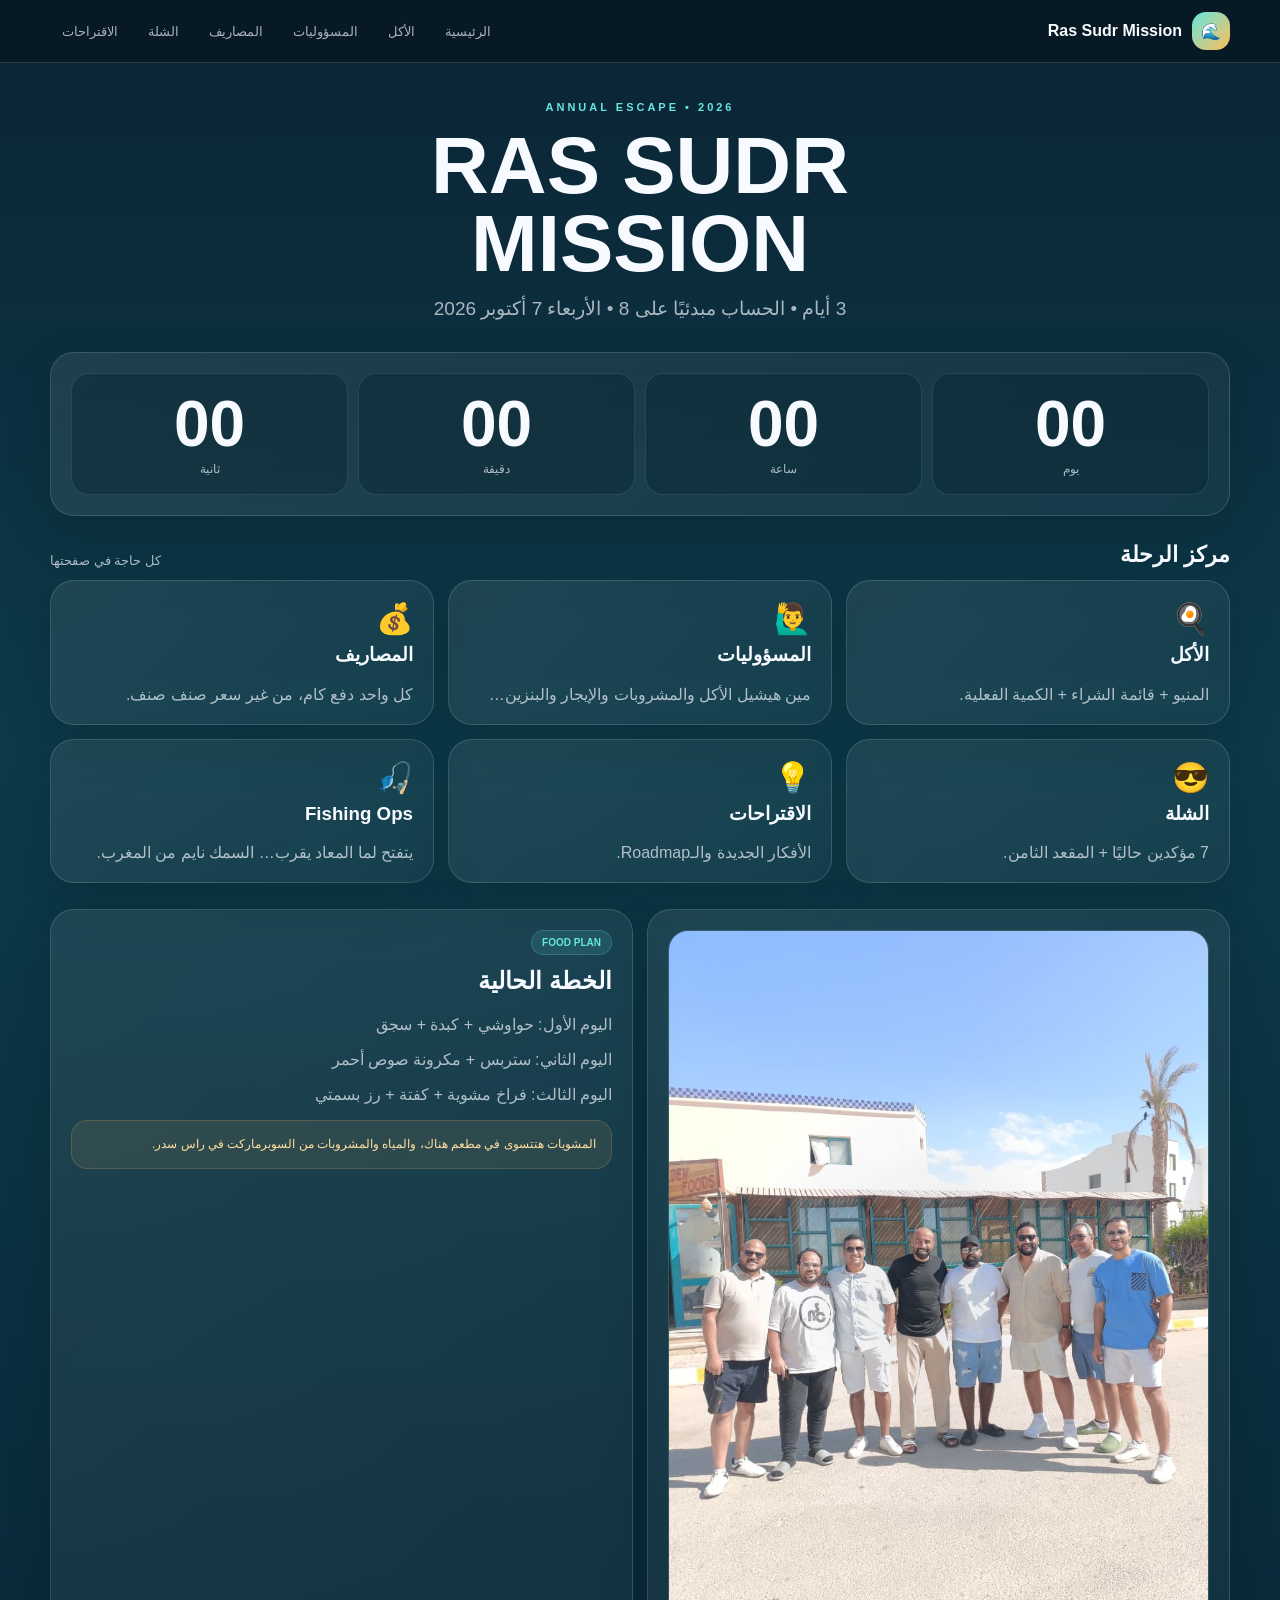
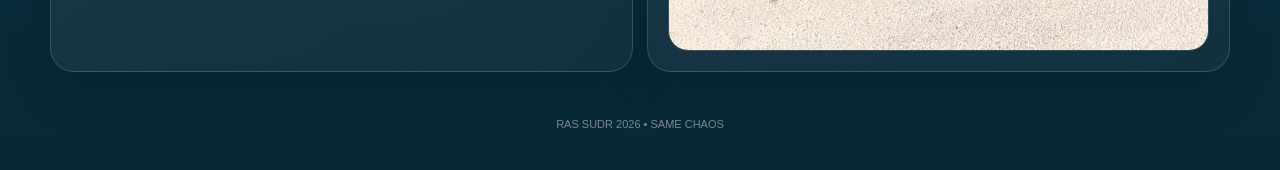
<file: index.html>
<!DOCTYPE html><html lang="ar" dir="rtl"><head><meta charset="UTF-8"><meta name="viewport" content="width=device-width,initial-scale=1.0"><link rel="stylesheet" href="assets/style.css"><title>Ras Sudr Mission 2026</title></head><body><header class="topbar"><div class="shell nav"><a class="brand" href="index.html"><span class="brand-mark">🌊</span><span>Ras Sudr Mission</span></a><nav class="links">
<a href="index.html" data-page="index.html">الرئيسية</a><a href="food.html" data-page="food.html">الأكل</a><a href="responsibilities.html" data-page="responsibilities.html">المسؤوليات</a><a href="expenses.html" data-page="expenses.html">المصاريف</a><a href="crew.html" data-page="crew.html">الشلة</a><a href="ideas.html" data-page="ideas.html">الاقتراحات</a>
</nav></div></header>
<main class="shell"><section class="hero"><div class="eyebrow">ANNUAL ESCAPE • 2026</div><h1>RAS SUDR<br>MISSION</h1><div class="subtitle">3 أيام • الحساب مبدئيًا على 8 • الأربعاء 7 أكتوبر 2026</div></section>
<section class="section"><div class="card"><div class="timer"><div class="unit"><div class="num" id="days">00</div><div class="label">يوم</div></div><div class="unit"><div class="num" id="hours">00</div><div class="label">ساعة</div></div><div class="unit"><div class="num" id="minutes">00</div><div class="label">دقيقة</div></div><div class="unit"><div class="num" id="seconds">00</div><div class="label">ثانية</div></div></div></div></section>
<section class="section quick"><div class="section-title"><h2>مركز الرحلة</h2><small>كل حاجة في صفحتها</small></div><div class="grid grid-3">
<a href="food.html"><div class="card"><div class="icon">🍳</div><h3>الأكل</h3><div class="muted">المنيو + قائمة الشراء + الكمية الفعلية.</div></div></a>
<a href="responsibilities.html"><div class="card"><div class="icon">🙋‍♂️</div><h3>المسؤوليات</h3><div class="muted">مين هيشيل الأكل والمشروبات والإيجار والبنزين…</div></div></a>
<a href="expenses.html"><div class="card"><div class="icon">💰</div><h3>المصاريف</h3><div class="muted">كل واحد دفع كام، من غير سعر صنف صنف.</div></div></a>
<a href="crew.html"><div class="card"><div class="icon">😎</div><h3>الشلة</h3><div class="muted">7 مؤكدين حاليًا + المقعد الثامن.</div></div></a>
<a href="ideas.html"><div class="card"><div class="icon">💡</div><h3>الاقتراحات</h3><div class="muted">الأفكار الجديدة والـRoadmap.</div></div></a>
<div class="card"><div class="icon">🎣</div><h3>Fishing Ops</h3><div class="muted">يتفتح لما المعاد يقرب… السمك نايم من المغرب.</div></div>
</div></section>
<section class="section"><div class="grid grid-2"><div class="card"><img src="assets/last-trip.jpg" class="photo" alt="آخر سفرية"></div><div class="card"><span class="pill">FOOD PLAN</span><h2 style="margin-top:12px">الخطة الحالية</h2><p class="muted">اليوم الأول: حواوشي + كبدة + سجق</p><p class="muted">اليوم الثاني: ستربس + مكرونة صوص أحمر</p><p class="muted">اليوم الثالث: فراخ مشوية + كفتة + رز بسمتي</p><div class="notice">المشويات هتتسوى في مطعم هناك، والمياه والمشروبات من السوبرماركت في راس سدر.</div></div></div></section>
</main><div class="footer">RAS SUDR 2026 • SAME CHAOS</div><script src="assets/data.js"></script><script src="assets/app.js"></script></body></html>
</file>
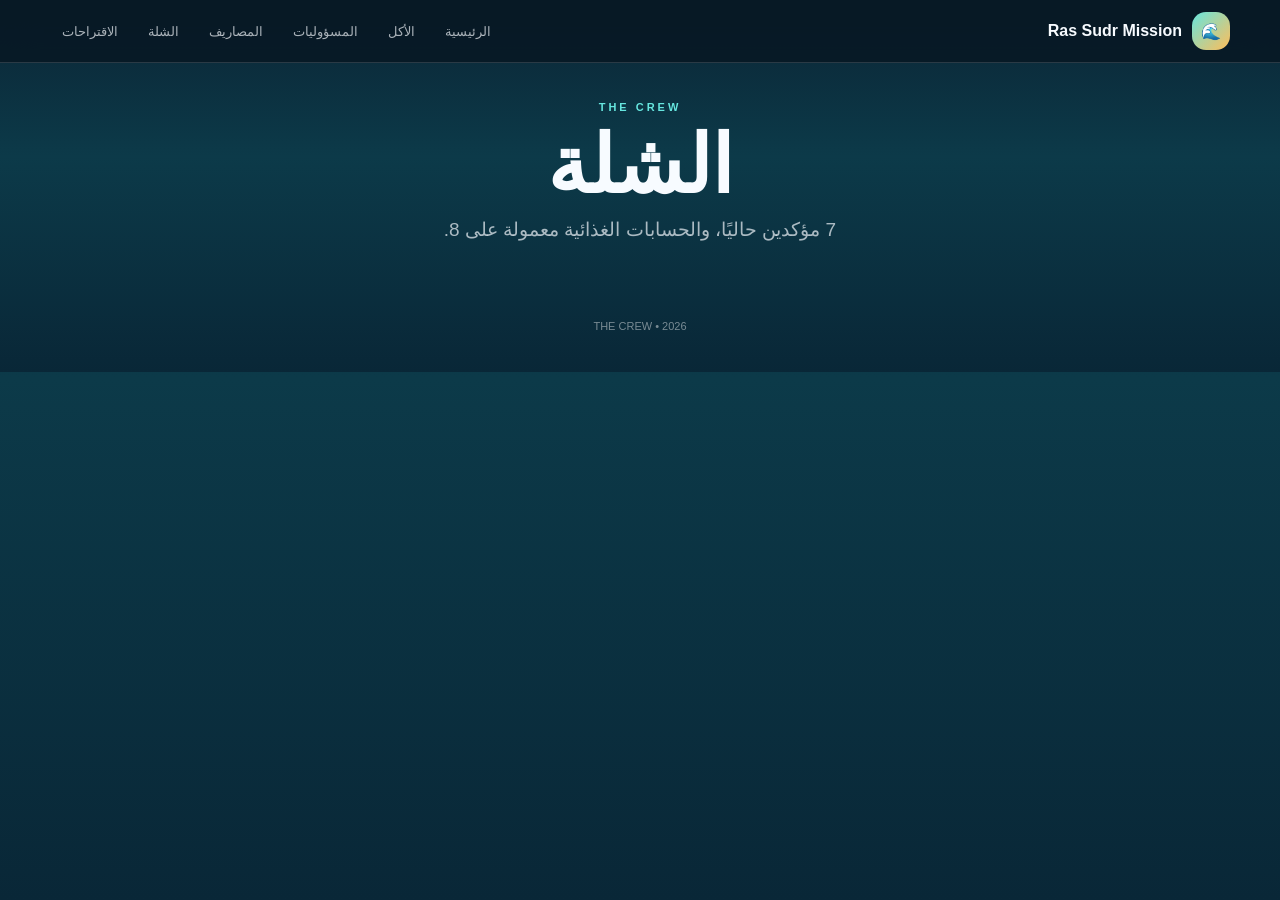
<file: crew.html>
<!DOCTYPE html><html lang="ar" dir="rtl"><head><meta charset="UTF-8"><meta name="viewport" content="width=device-width,initial-scale=1.0"><link rel="stylesheet" href="assets/style.css"><title>الشلة — Ras Sudr</title></head><body><header class="topbar"><div class="shell nav"><a class="brand" href="index.html"><span class="brand-mark">🌊</span><span>Ras Sudr Mission</span></a><nav class="links">
<a href="index.html" data-page="index.html">الرئيسية</a><a href="food.html" data-page="food.html">الأكل</a><a href="responsibilities.html" data-page="responsibilities.html">المسؤوليات</a><a href="expenses.html" data-page="expenses.html">المصاريف</a><a href="crew.html" data-page="crew.html">الشلة</a><a href="ideas.html" data-page="ideas.html">الاقتراحات</a>
</nav></div></header>
<main class="shell"><section class="hero"><div class="eyebrow">THE CREW</div><h1>الشلة</h1><div class="subtitle">7 مؤكدين حاليًا، والحسابات الغذائية معمولة على 8.</div></section><section class="section"><div id="crewGrid" class="grid grid-3"></div></section></main><div class="footer">THE CREW • 2026</div><script src="assets/data.js"></script><script src="assets/app.js"></script></body></html>
</file>
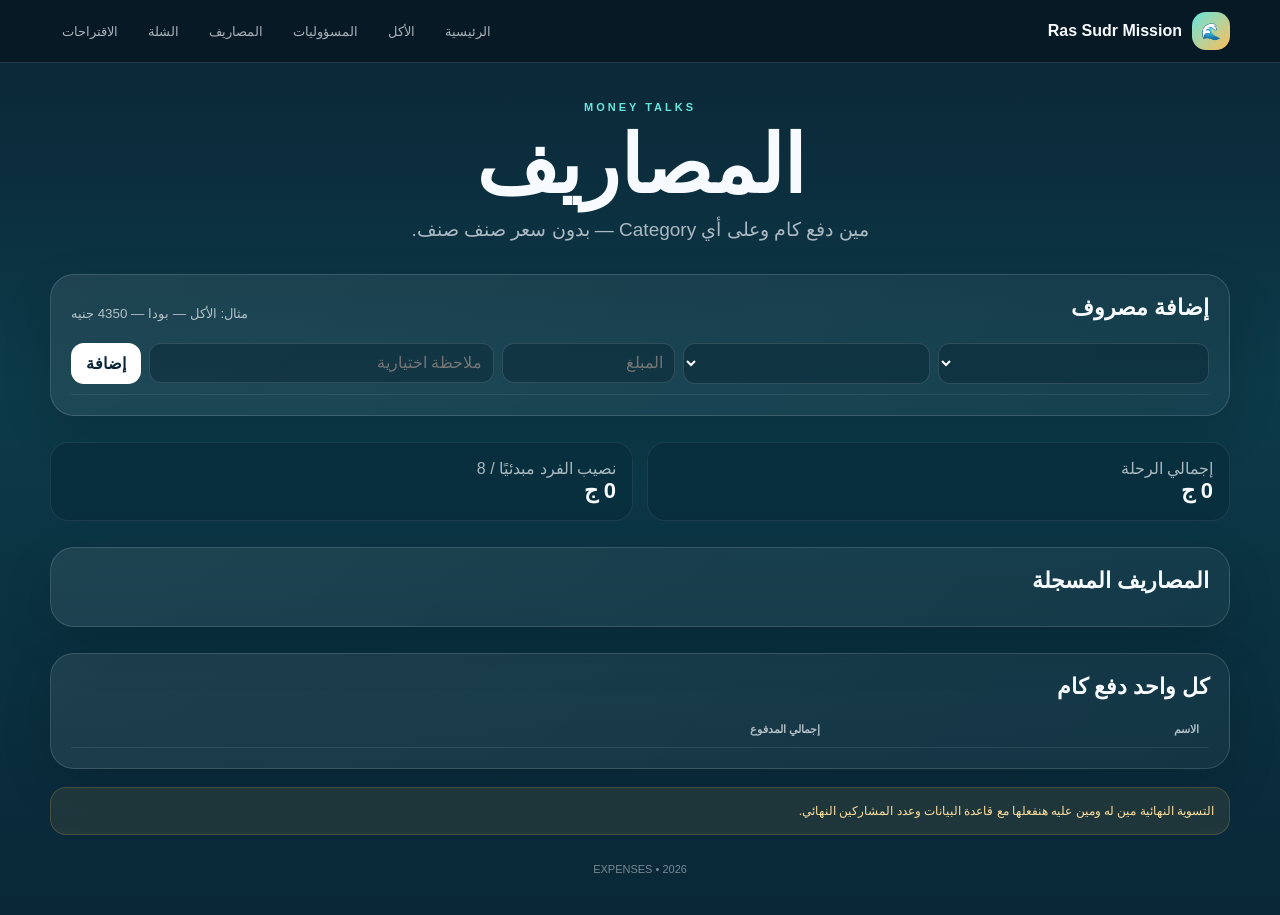
<file: expenses.html>
<!DOCTYPE html><html lang="ar" dir="rtl"><head><meta charset="UTF-8"><meta name="viewport" content="width=device-width,initial-scale=1.0"><link rel="stylesheet" href="assets/style.css"><title>المصاريف — Ras Sudr</title></head><body><header class="topbar"><div class="shell nav"><a class="brand" href="index.html"><span class="brand-mark">🌊</span><span>Ras Sudr Mission</span></a><nav class="links">
<a href="index.html" data-page="index.html">الرئيسية</a><a href="food.html" data-page="food.html">الأكل</a><a href="responsibilities.html" data-page="responsibilities.html">المسؤوليات</a><a href="expenses.html" data-page="expenses.html">المصاريف</a><a href="crew.html" data-page="crew.html">الشلة</a><a href="ideas.html" data-page="ideas.html">الاقتراحات</a>
</nav></div></header>
<main class="shell"><section class="hero"><div class="eyebrow">MONEY TALKS</div><h1>المصاريف</h1><div class="subtitle">مين دفع كام وعلى أي Category — بدون سعر صنف صنف.</div></section>
<section class="section"><div class="card"><div class="section-title"><h2>إضافة مصروف</h2><small>مثال: الأكل — بودا — 4350 جنيه</small></div><div class="expense-row"><select id="expenseCategory" class="select-input"></select><select id="expensePayer" class="select-input"></select><input id="expenseAmount" class="amount-input" type="number" min="0" placeholder="المبلغ"><input id="expenseNote" class="text-input wide" placeholder="ملاحظة اختيارية"><button id="addExpense" class="btn">إضافة</button></div></div></section>
<section class="section"><div class="grid grid-2"><div class="summary-box"><div class="muted">إجمالي الرحلة</div><strong id="totalExpense">0 ج</strong></div><div class="summary-box"><div class="muted">نصيب الفرد مبدئيًا / 8</div><strong id="shareExpense">0 ج</strong></div></div></section>
<section class="section"><div class="card"><div class="section-title"><h2>المصاريف المسجلة</h2></div><div id="expenseList"></div></div></section>
<section class="section"><div class="card"><div class="section-title"><h2>كل واحد دفع كام</h2></div><table><thead><tr><th>الاسم</th><th>إجمالي المدفوع</th></tr></thead><tbody id="payerTotals"></tbody></table></div></section>
<div class="notice">التسوية النهائية مين له ومين عليه هنفعلها مع قاعدة البيانات وعدد المشاركين النهائي.</div></main><div class="footer">EXPENSES • 2026</div><script src="assets/data.js"></script><script src="assets/app.js"></script></body></html>
</file>
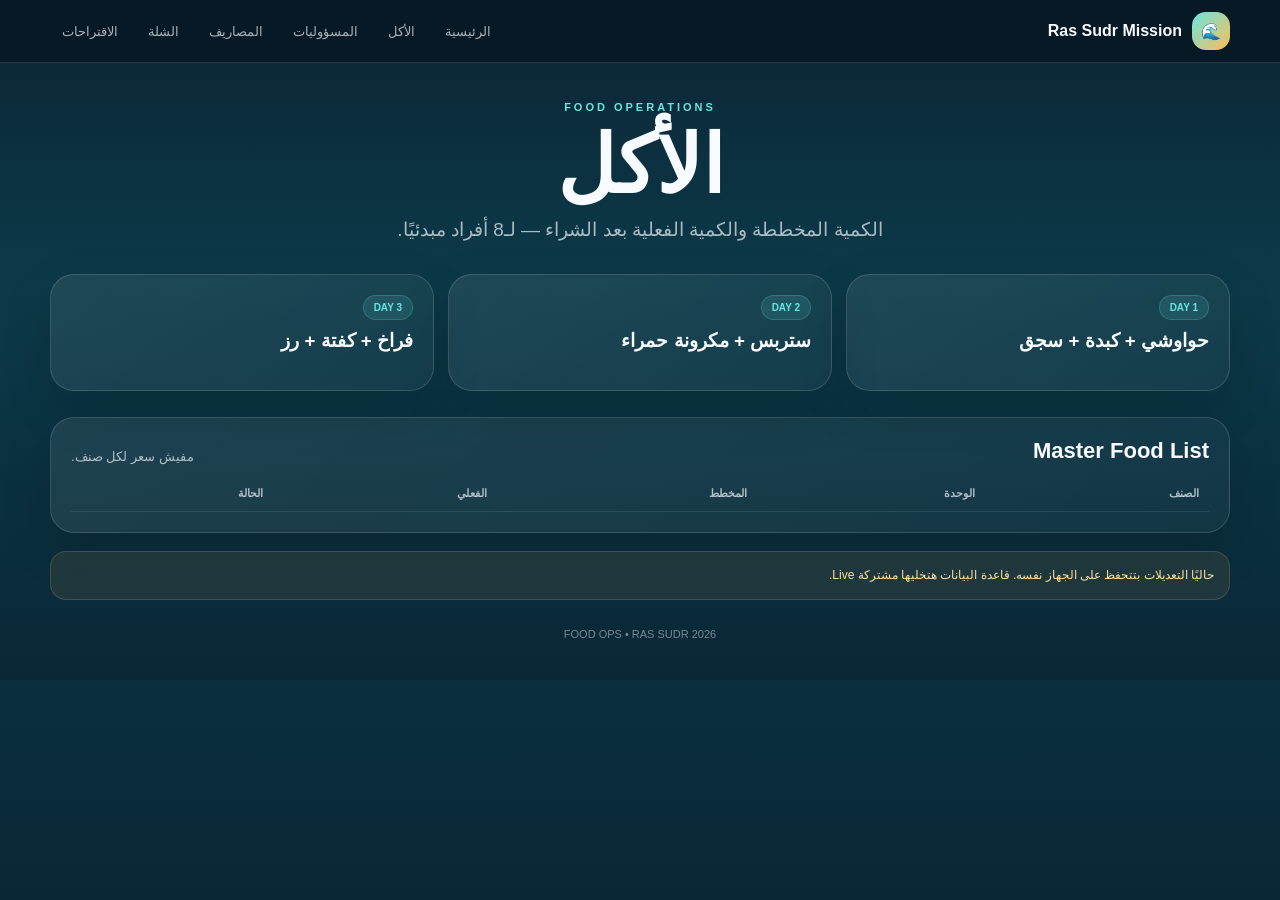
<file: food.html>
<!DOCTYPE html><html lang="ar" dir="rtl"><head><meta charset="UTF-8"><meta name="viewport" content="width=device-width,initial-scale=1.0"><link rel="stylesheet" href="assets/style.css"><title>الأكل — Ras Sudr</title></head><body><header class="topbar"><div class="shell nav"><a class="brand" href="index.html"><span class="brand-mark">🌊</span><span>Ras Sudr Mission</span></a><nav class="links">
<a href="index.html" data-page="index.html">الرئيسية</a><a href="food.html" data-page="food.html">الأكل</a><a href="responsibilities.html" data-page="responsibilities.html">المسؤوليات</a><a href="expenses.html" data-page="expenses.html">المصاريف</a><a href="crew.html" data-page="crew.html">الشلة</a><a href="ideas.html" data-page="ideas.html">الاقتراحات</a>
</nav></div></header>
<main class="shell"><section class="hero"><div class="eyebrow">FOOD OPERATIONS</div><h1>الأكل</h1><div class="subtitle">الكمية المخططة والكمية الفعلية بعد الشراء — لـ8 أفراد مبدئيًا.</div></section>
<section class="section"><div class="grid grid-3"><div class="card"><span class="pill">DAY 1</span><h3 style="margin-top:10px">حواوشي + كبدة + سجق</h3></div><div class="card"><span class="pill">DAY 2</span><h3 style="margin-top:10px">ستربس + مكرونة حمراء</h3></div><div class="card"><span class="pill">DAY 3</span><h3 style="margin-top:10px">فراخ + كفتة + رز</h3></div></div></section>
<section class="section"><div class="card"><div class="section-title"><h2>Master Food List</h2><small>مفيش سعر لكل صنف.</small></div><table><thead><tr><th>الصنف</th><th>الوحدة</th><th>المخطط</th><th>الفعلي</th><th>الحالة</th></tr></thead><tbody id="foodBody"></tbody></table></div></section>
<div class="notice">حاليًا التعديلات بتتحفظ على الجهاز نفسه. قاعدة البيانات هتخليها مشتركة Live.</div></main><div class="footer">FOOD OPS • RAS SUDR 2026</div><script src="assets/data.js"></script><script src="assets/app.js"></script></body></html>
</file>
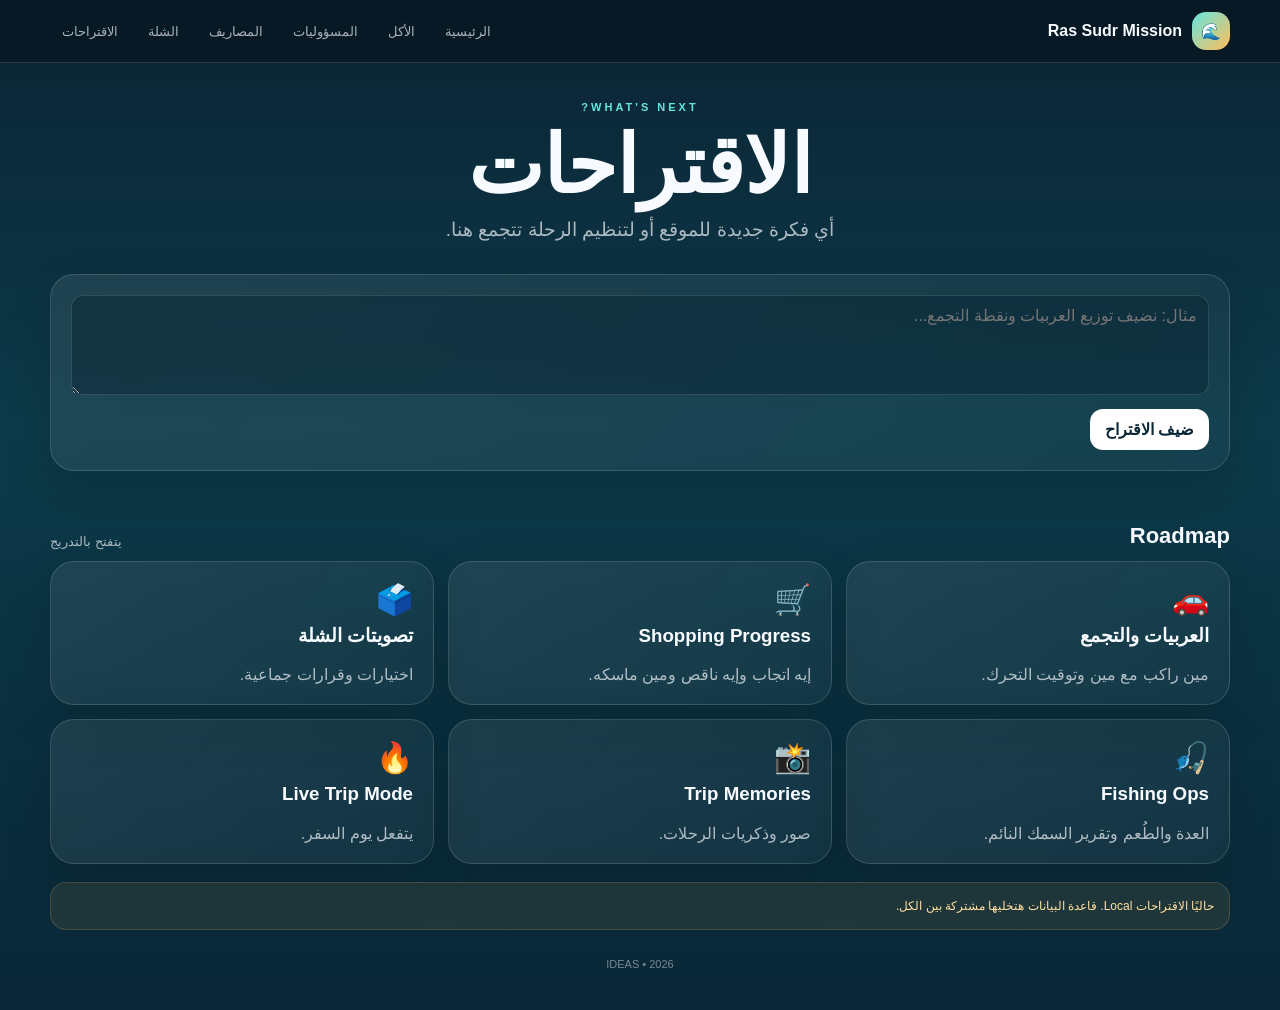
<file: ideas.html>
<!DOCTYPE html><html lang="ar" dir="rtl"><head><meta charset="UTF-8"><meta name="viewport" content="width=device-width,initial-scale=1.0"><link rel="stylesheet" href="assets/style.css"><title>الاقتراحات — Ras Sudr</title></head><body><header class="topbar"><div class="shell nav"><a class="brand" href="index.html"><span class="brand-mark">🌊</span><span>Ras Sudr Mission</span></a><nav class="links">
<a href="index.html" data-page="index.html">الرئيسية</a><a href="food.html" data-page="food.html">الأكل</a><a href="responsibilities.html" data-page="responsibilities.html">المسؤوليات</a><a href="expenses.html" data-page="expenses.html">المصاريف</a><a href="crew.html" data-page="crew.html">الشلة</a><a href="ideas.html" data-page="ideas.html">الاقتراحات</a>
</nav></div></header>
<main class="shell"><section class="hero"><div class="eyebrow">WHAT'S NEXT?</div><h1>الاقتراحات</h1><div class="subtitle">أي فكرة جديدة للموقع أو لتنظيم الرحلة تتجمع هنا.</div></section>
<section class="section"><div class="card"><textarea id="ideaInput" class="textarea" placeholder="مثال: نضيف توزيع العربيات ونقطة التجمع..."></textarea><div style="margin-top:10px"><button id="addIdea" class="btn">ضيف الاقتراح</button></div></div></section>
<section class="section"><div id="ideasList" class="grid"></div></section>
<section class="section"><div class="section-title"><h2>Roadmap</h2><small>يتفتح بالتدريج</small></div><div class="grid grid-3"><div class="card"><div class="icon">🚗</div><h3>العربيات والتجمع</h3><div class="muted">مين راكب مع مين وتوقيت التحرك.</div></div><div class="card"><div class="icon">🛒</div><h3>Shopping Progress</h3><div class="muted">إيه اتجاب وإيه ناقص ومين ماسكه.</div></div><div class="card"><div class="icon">🗳️</div><h3>تصويتات الشلة</h3><div class="muted">اختيارات وقرارات جماعية.</div></div><div class="card"><div class="icon">🎣</div><h3>Fishing Ops</h3><div class="muted">العدة والطُعم وتقرير السمك النائم.</div></div><div class="card"><div class="icon">📸</div><h3>Trip Memories</h3><div class="muted">صور وذكريات الرحلات.</div></div><div class="card"><div class="icon">🔥</div><h3>Live Trip Mode</h3><div class="muted">يتفعل يوم السفر.</div></div></div></section>
<div class="notice">حاليًا الاقتراحات Local. قاعدة البيانات هتخليها مشتركة بين الكل.</div></main><div class="footer">IDEAS • 2026</div><script src="assets/data.js"></script><script src="assets/app.js"></script></body></html>
</file>
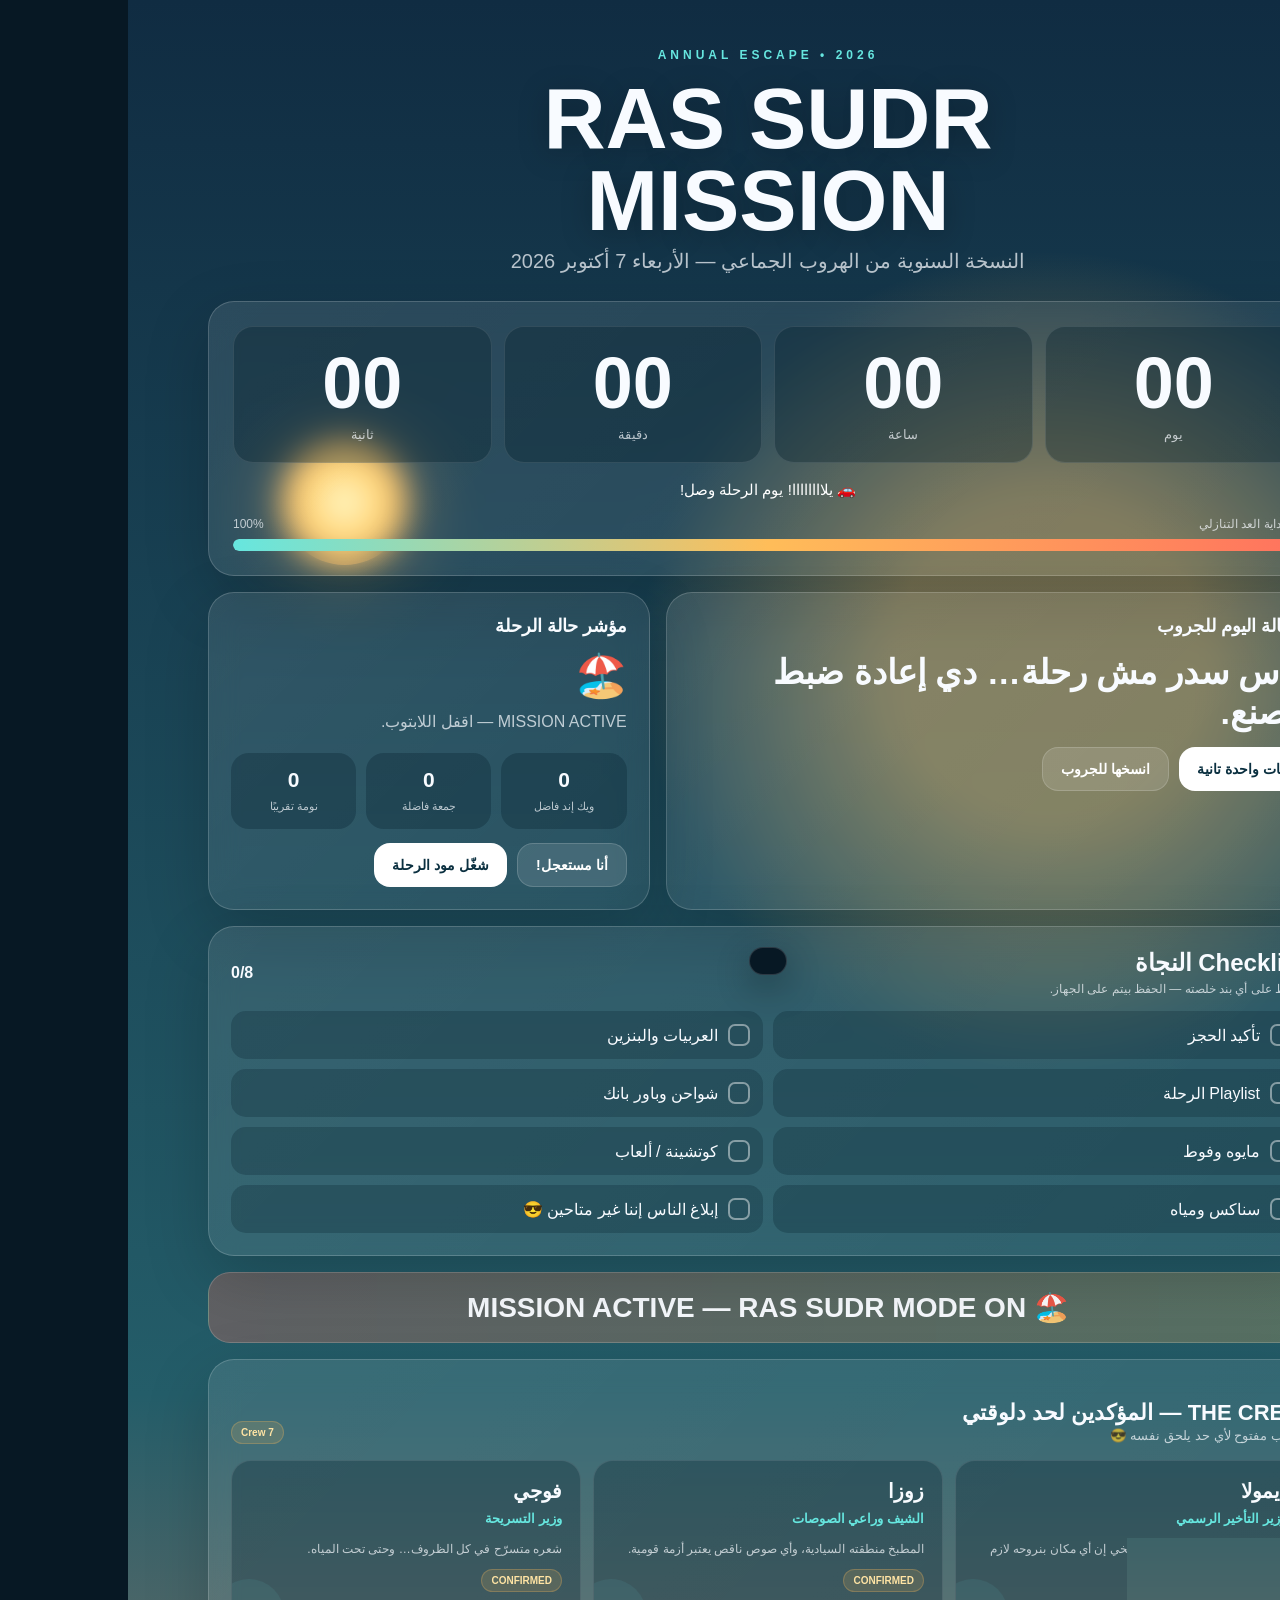
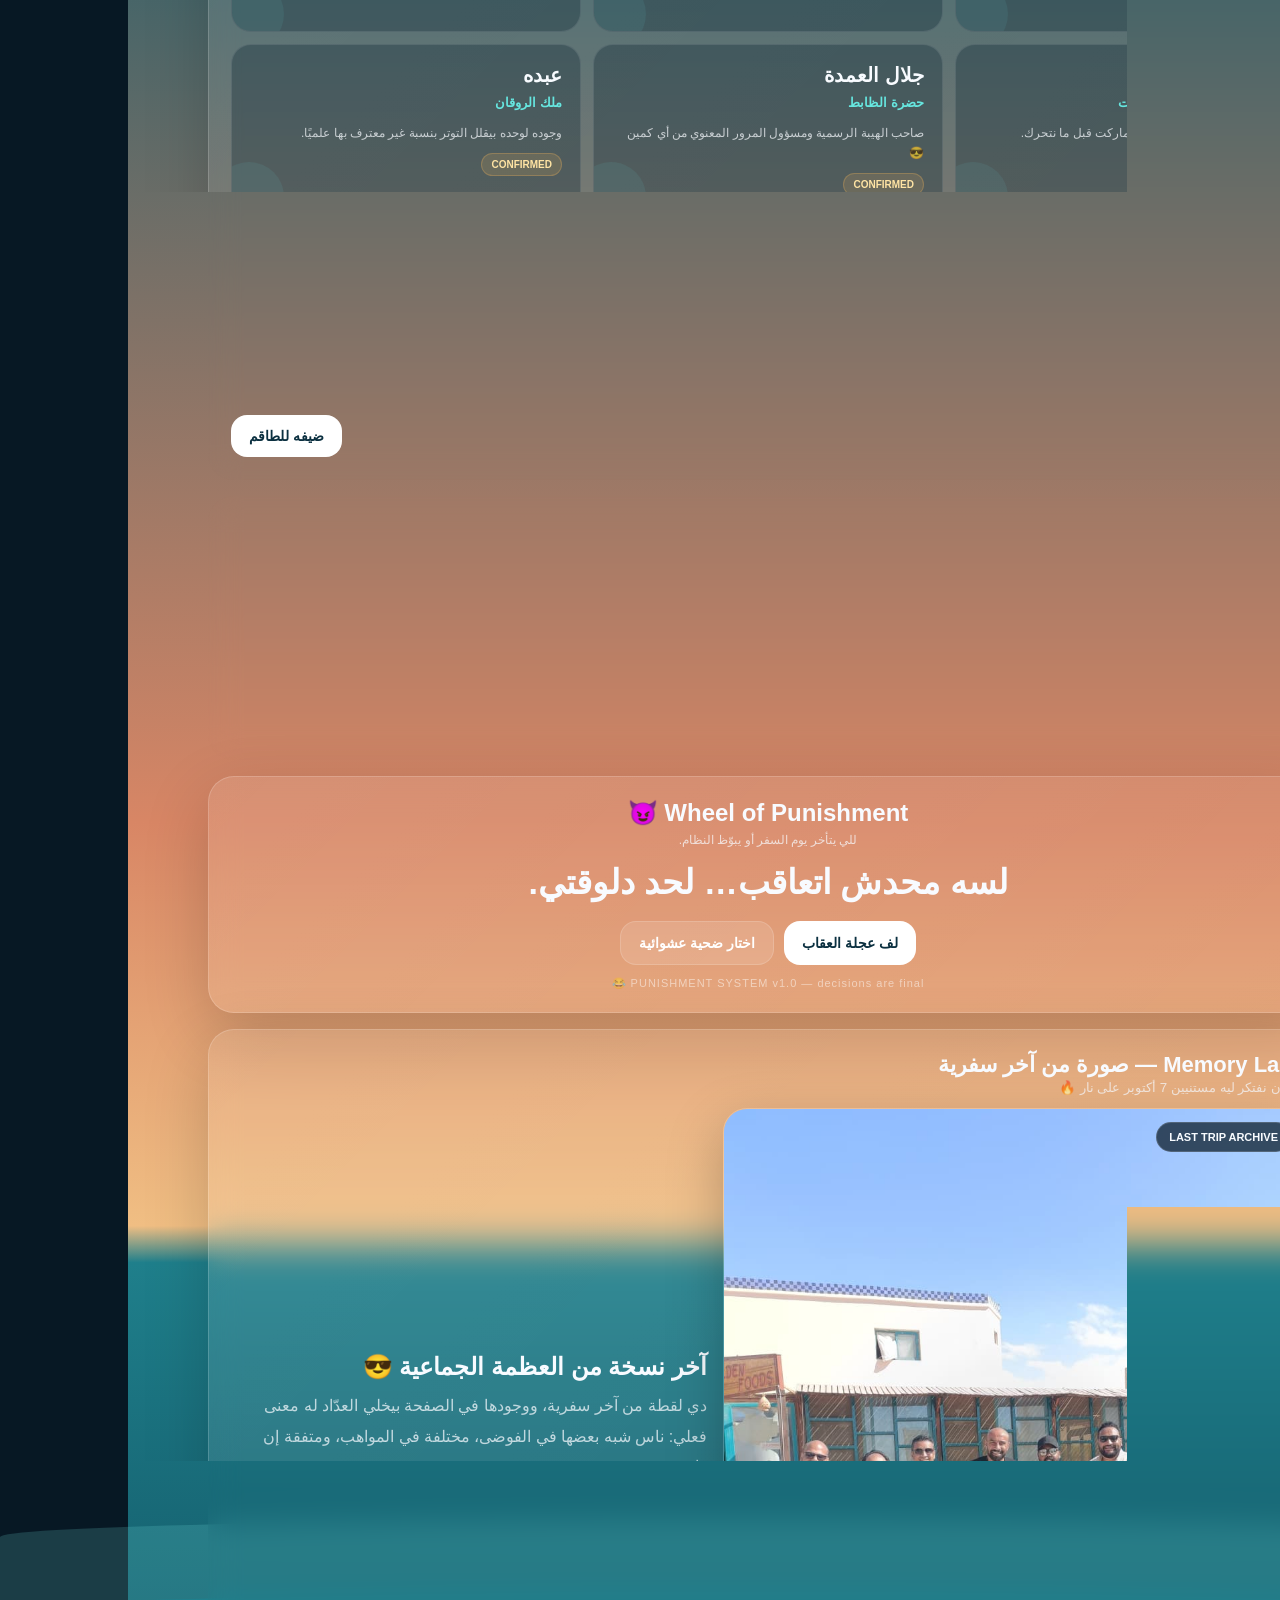
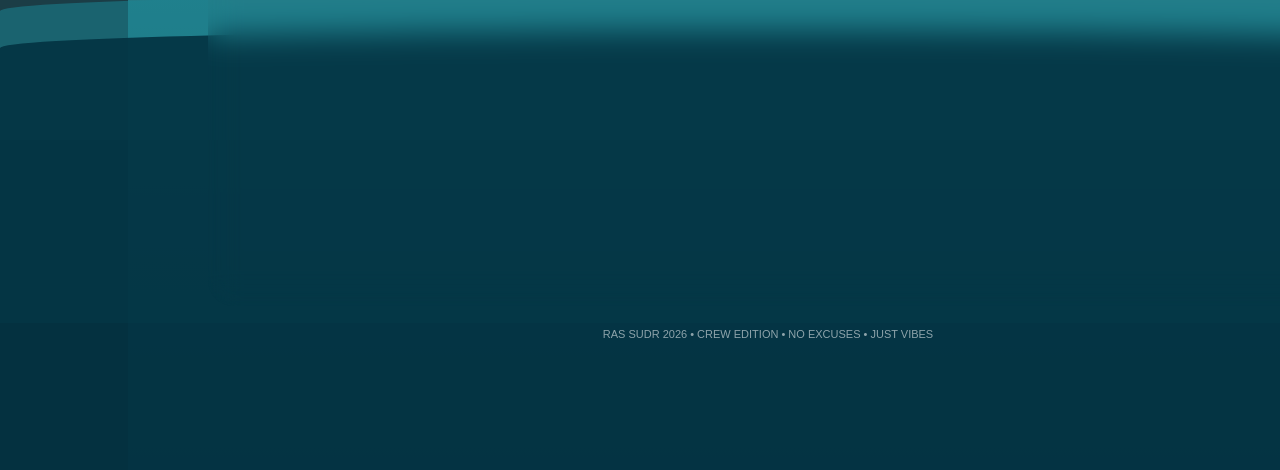
<file: Ras_Sudr_Mission_2026_Crew_Edition_With_Photo.html>
<!DOCTYPE html>
<html lang="ar" dir="rtl">
<head>
<meta charset="UTF-8" />
<meta name="viewport" content="width=device-width, initial-scale=1.0" />
<title>Ras Sudr Mission 2026 — Crew Edition</title>
<style>
  :root{
    --bg1:#071824;
    --bg2:#0f4152;
    --sand:#f4d7a1;
    --sun:#ffbd59;
    --coral:#ff725e;
    --aqua:#66e6df;
    --glass:rgba(255,255,255,.10);
    --glass2:rgba(255,255,255,.06);
    --border:rgba(255,255,255,.18);
    --text:#f8fbff;
    --muted:rgba(248,251,255,.72);
  }
  *{box-sizing:border-box}
  html,body{margin:0;min-height:100%;font-family:Tahoma,Arial,sans-serif;background:var(--bg1);color:var(--text)}
  body{overflow-x:hidden}
  .sky{
    min-height:100vh;
    position:relative;
    background:
      radial-gradient(circle at 72% 18%, rgba(255,189,89,.42) 0 5%, transparent 13%),
      linear-gradient(180deg,#102c42 0%,#245d69 38%,#d88665 66%,#f0be83 77%,#1f7f8b 78%,#08384a 100%);
  }
  .sun{
    position:absolute; width:125px; height:125px; border-radius:50%;
    left:12%; top:12%; background:radial-gradient(circle,#fff4bd 0 12%,#ffd36a 40%,#ff9d48 100%);
    box-shadow:0 0 70px rgba(255,179,77,.5);
    animation:pulse 4s ease-in-out infinite;
  }
  @keyframes pulse{50%{transform:scale(1.04);box-shadow:0 0 100px rgba(255,179,77,.65)}}
  .wave,.wave2,.wave3{
    position:absolute; left:-10%; width:120%; border-radius:48% 52% 0 0 / 18px 18px 0 0;
  }
  .wave{height:12%;bottom:0;background:rgba(4,51,67,.92);animation:wave 8s ease-in-out infinite}
  .wave2{height:9%;bottom:4%;background:rgba(26,135,150,.52);animation:wave2 10s ease-in-out infinite}
  .wave3{height:6%;bottom:9%;background:rgba(115,224,218,.18);animation:wave 12s ease-in-out infinite reverse}
  @keyframes wave{50%{transform:translateX(3%) translateY(8px) rotate(.4deg)}}
  @keyframes wave2{50%{transform:translateX(-3%) translateY(-6px) rotate(-.5deg)}}
  .wrap{position:relative;z-index:5;width:min(1120px,92%);margin:auto;padding:48px 0 130px}
  .eyebrow{letter-spacing:4px;font-weight:800;font-size:12px;color:var(--aqua);text-align:center}
  h1{font-size:clamp(38px,7vw,86px);line-height:.95;margin:16px auto 8px;text-align:center;text-shadow:0 6px 30px rgba(0,0,0,.25)}
  .subtitle{text-align:center;color:var(--muted);font-size:clamp(15px,2vw,20px);margin-bottom:28px}
  .glass{
    background:linear-gradient(135deg,var(--glass),var(--glass2));
    border:1px solid var(--border); backdrop-filter:blur(15px); -webkit-backdrop-filter:blur(15px);
    box-shadow:0 22px 65px rgba(0,0,0,.18); border-radius:26px;
  }
  .countdown{padding:24px}
  .timer{display:grid;grid-template-columns:repeat(4,1fr);gap:12px}
  .unit{padding:20px 8px;text-align:center;border-radius:20px;background:rgba(4,31,43,.34);border:1px solid rgba(255,255,255,.10)}
  .num{font-size:clamp(36px,7vw,72px);font-weight:900;line-height:1;font-variant-numeric:tabular-nums}
  .label{margin-top:8px;color:var(--muted);font-size:13px}
  .status{text-align:center;margin-top:18px;font-size:15px;color:#fff}
  .progressBox{margin-top:18px}
  .progressTop{display:flex;justify-content:space-between;gap:12px;color:var(--muted);font-size:12px;margin-bottom:8px}
  .bar{height:12px;border-radius:99px;background:rgba(255,255,255,.12);overflow:hidden}
  .fill{height:100%;width:0;border-radius:99px;background:linear-gradient(90deg,var(--aqua),var(--sun),var(--coral));transition:width .8s ease}
  .grid{display:grid;grid-template-columns:1.2fr .8fr;gap:16px;margin-top:16px}
  .card{padding:22px}
  .card h2{font-size:18px;margin:0 0 14px}
  .quote{font-size:clamp(22px,3vw,34px);font-weight:800;min-height:82px;display:flex;align-items:center}
  button{
    border:0;cursor:pointer;border-radius:16px;padding:13px 18px;font-weight:800;font-size:14px;
    background:#fff;color:#0b3040;transition:.2s transform,.2s opacity;
  }
  button:hover{transform:translateY(-2px)}
  .secondary{background:rgba(255,255,255,.12);color:#fff;border:1px solid rgba(255,255,255,.16)}
  .buttons{display:flex;gap:10px;flex-wrap:wrap;margin-top:14px}
  .mood{font-size:42px;margin-bottom:8px}
  .moodText{color:var(--muted);line-height:1.8}
  .mini-grid{display:grid;grid-template-columns:repeat(3,1fr);gap:10px;margin-top:16px}
  .mini{padding:15px;border-radius:18px;background:rgba(4,31,43,.30);text-align:center}
  .mini strong{display:block;font-size:21px;margin-bottom:4px}
  .mini span{font-size:11px;color:var(--muted)}
  .check{margin-top:16px;padding:22px}
  .checkHeader{display:flex;justify-content:space-between;gap:12px;align-items:center}
  .checklist{display:grid;grid-template-columns:repeat(2,1fr);gap:10px;margin-top:15px}
  .item{display:flex;align-items:center;gap:10px;padding:13px;border-radius:15px;background:rgba(4,31,43,.25);cursor:pointer;user-select:none}
  .box{width:22px;height:22px;border-radius:7px;border:2px solid rgba(255,255,255,.45);display:grid;place-items:center;flex:0 0 auto}
  .item.done{opacity:.58;text-decoration:line-through}
  .item.done .box{background:var(--aqua);border-color:var(--aqua);color:#07303d}
  .footer{text-align:center;margin-top:22px;color:rgba(255,255,255,.55);font-size:11px}
  .shake{animation:shake .42s linear}
  @keyframes shake{
    0%,100%{transform:translateX(0)}20%{transform:translateX(-9px)}40%{transform:translateX(9px)}
    60%{transform:translateX(-7px)}80%{transform:translateX(7px)}
  }
  .toast{
    position:fixed;z-index:30;bottom:25px;left:50%;transform:translateX(-50%) translateY(100px);
    background:#071824;color:#fff;padding:13px 18px;border-radius:999px;border:1px solid rgba(255,255,255,.15);
    box-shadow:0 12px 35px rgba(0,0,0,.3);transition:.35s;white-space:nowrap;max-width:92%;overflow:hidden;text-overflow:ellipsis
  }
  .toast.show{transform:translateX(-50%) translateY(0)}
  .confetti{position:fixed;z-index:25;top:-20px;width:10px;height:18px;border-radius:2px;animation:fall linear forwards}
  @keyframes fall{to{transform:translateY(110vh) rotate(900deg)}}
  @media(max-width:760px){
    .wrap{padding-top:32px}
    .grid{grid-template-columns:1fr}
    .timer{grid-template-columns:repeat(2,1fr)}
    .checklist{grid-template-columns:1fr}
    .mini-grid{grid-template-columns:1fr 1fr 1fr}
    .sun{width:90px;height:90px;left:6%;top:8%}
  }

  .sectionTitle{display:flex;justify-content:space-between;gap:12px;align-items:end;margin:18px 0 12px}
  .sectionTitle h2{margin:0;font-size:22px}
  .sectionTitle small{color:var(--muted)}
  .crewWrap{margin-top:16px;padding:22px}
  .crewGrid{display:grid;grid-template-columns:repeat(3,1fr);gap:12px;margin-top:16px}
  .crewCard{position:relative;padding:18px;border-radius:20px;background:rgba(4,31,43,.30);border:1px solid rgba(255,255,255,.10);min-height:145px;overflow:hidden}
  .crewCard::after{content:"";position:absolute;width:70px;height:70px;border-radius:50%;background:rgba(102,230,223,.08);left:-18px;bottom:-18px}
  .crewName{font-size:20px;font-weight:900;margin-bottom:6px}
  .crewRole{font-size:13px;color:var(--aqua);font-weight:800;line-height:1.6}
  .crewJoke{font-size:12px;color:var(--muted);margin-top:9px;line-height:1.7}
  .badge{display:inline-block;padding:5px 9px;border-radius:999px;background:rgba(255,189,89,.15);color:#ffe4a4;border:1px solid rgba(255,189,89,.25);font-size:10px;font-weight:800;margin-top:10px}
  .crewAdd{display:grid;grid-template-columns:1fr 1.5fr auto;gap:8px;margin-top:16px}
  .crewAdd input{width:100%;border:1px solid rgba(255,255,255,.12);background:rgba(4,31,43,.35);color:#fff;border-radius:14px;padding:12px 14px;outline:none}
  .crewAdd input::placeholder{color:rgba(255,255,255,.45)}
  .missionGrid{display:grid;grid-template-columns:repeat(3,1fr);gap:12px;margin-top:16px}
  .missionCard{padding:20px;border-radius:20px;background:rgba(4,31,43,.28);border:1px solid rgba(255,255,255,.10);text-align:center}
  .missionIcon{font-size:34px;margin-bottom:8px}
  .missionCard h3{margin:0 0 8px;font-size:16px}
  .missionCard p{margin:0;color:var(--muted);font-size:12px;line-height:1.7}
  .wheelBox{margin-top:16px;padding:22px;text-align:center}
  .wheelResult{font-size:clamp(22px,3vw,34px);font-weight:900;min-height:50px;display:grid;place-items:center;margin:10px 0}
  .secretBanner{display:none;margin-top:16px;padding:18px 22px;text-align:center;font-weight:900;font-size:clamp(18px,3vw,28px);border-radius:22px;background:linear-gradient(90deg,rgba(255,114,94,.28),rgba(255,189,89,.24));border:1px solid rgba(255,255,255,.18)}
  .secretBanner.show{display:block;animation:flashIn .5s ease}
  @keyframes flashIn{from{opacity:0;transform:scale(.96)}to{opacity:1;transform:scale(1)}}
  .tripCode{margin-top:12px;font-size:11px;color:rgba(255,255,255,.5);letter-spacing:1px}
  @media(max-width:900px){.crewGrid{grid-template-columns:repeat(2,1fr)}.missionGrid{grid-template-columns:1fr}.crewAdd{grid-template-columns:1fr}}
  @media(max-width:560px){.crewGrid{grid-template-columns:1fr}}


  .memorySection{margin-top:16px;padding:22px}
  .memoryGrid{display:grid;grid-template-columns:1.1fr .9fr;gap:16px;align-items:center}
  .memoryPhotoWrap{position:relative}
  .memoryPhoto{
    width:100%;display:block;border-radius:24px;border:1px solid rgba(255,255,255,.14);
    box-shadow:0 20px 55px rgba(0,0,0,.25)
  }
  .photoTag{
    position:absolute;right:14px;top:14px;padding:8px 12px;border-radius:999px;
    background:rgba(7,24,36,.72);backdrop-filter:blur(8px);border:1px solid rgba(255,255,255,.16);
    font-size:11px;font-weight:800
  }
  .memoryText h2{margin:0 0 10px;font-size:24px}
  .memoryText p{margin:0 0 10px;color:var(--muted);line-height:1.9}
  .memoryQuote{
    margin-top:12px;padding:16px 18px;border-radius:18px;background:rgba(4,31,43,.25);
    border:1px solid rgba(255,255,255,.08);font-weight:800
  }
  @media(max-width:900px){.memoryGrid{grid-template-columns:1fr}}

</style>
</head>
<body>
<div class="sky">
  <div class="sun"></div>
  <div class="wave3"></div><div class="wave2"></div><div class="wave"></div>

  <main class="wrap">
    <div class="eyebrow">ANNUAL ESCAPE • 2026</div>
    <h1>RAS SUDR<br>MISSION</h1>
    <div class="subtitle">النسخة السنوية من الهروب الجماعي — الأربعاء 7 أكتوبر 2026</div>

    <section class="glass countdown" id="mainCard">
      <div class="timer">
        <div class="unit"><div class="num" id="days">00</div><div class="label">يوم</div></div>
        <div class="unit"><div class="num" id="hours">00</div><div class="label">ساعة</div></div>
        <div class="unit"><div class="num" id="minutes">00</div><div class="label">دقيقة</div></div>
        <div class="unit"><div class="num" id="seconds">00</div><div class="label">ثانية</div></div>
      </div>
      <div class="status" id="status">جاري حساب مستوى الصبر المتبقي...</div>
      <div class="progressBox">
        <div class="progressTop"><span>من بداية العد التنازلي</span><span id="percent">0%</span></div>
        <div class="bar"><div class="fill" id="fill"></div></div>
      </div>
    </section>

    <div class="grid">
      <section class="glass card">
        <h2>رسالة اليوم للجروب</h2>
        <div class="quote" id="quote">راس سدر مش رحلة… دي إعادة ضبط مصنع.</div>
        <div class="buttons">
          <button onclick="newQuote()">هات واحدة تانية</button>
          <button class="secondary" onclick="copyQuote()">انسخها للجروب</button>
        </div>
      </section>

      <section class="glass card">
        <h2>مؤشر حالة الرحلة</h2>
        <div class="mood" id="mood">🌊</div>
        <div class="moodText" id="moodText">لسه بنسخّن… بس الحجز في القلب.</div>
        <div class="mini-grid">
          <div class="mini"><strong id="weekends">0</strong><span>ويك إند فاضل</span></div>
          <div class="mini"><strong id="fridays">0</strong><span>جمعة فاضلة</span></div>
          <div class="mini"><strong id="sleepCount">0</strong><span>نومة تقريبًا</span></div>
        </div>
        <div class="buttons">
          <button class="secondary" onclick="panic()">أنا مستعجل!</button>
          <button onclick="party()">شغّل مود الرحلة</button>
        </div>
      </section>
    </div>

    <section class="glass check">
      <div class="checkHeader">
        <div>
          <h2 style="margin:0 0 5px">Checklist النجاة</h2>
          <div style="color:var(--muted);font-size:12px">اضغط على أي بند خلصته — الحفظ بيتم على الجهاز.</div>
        </div>
        <div id="doneCount" style="font-weight:900">0/8</div>
      </div>
      <div class="checklist" id="checklist"></div>
    </section>

    
    <div class="secretBanner" id="secretBanner"></div>

    <section class="glass crewWrap">
      <div class="sectionTitle">
        <div>
          <h2>THE CREW — المؤكدين لحد دلوقتي</h2>
          <small>والباب مفتوح لأي حد يلحق نفسه 😎</small>
        </div>
        <div class="badge" id="crewCount">7 Crew</div>
      </div>
      <div class="crewGrid" id="crewGrid"></div>

      <div class="crewAdd">
        <input id="newCrewName" type="text" placeholder="اسم الصاحب الجديد">
        <input id="newCrewRole" type="text" placeholder="لقبه أو مسؤوليته في الرحلة">
        <button onclick="addCrew()">ضيفه للطاقم</button>
      </div>
    </section>

    <section class="glass card" style="margin-top:16px">
      <div class="sectionTitle" style="margin-top:0">
        <div>
          <h2>Trip Command Center</h2>
          <small>كل رحلة عظيمة لازم يبقى لها إدارة فوضى محترمة</small>
        </div>
      </div>
      <div class="missionGrid">
        <div class="missionCard">
          <div class="missionIcon">🧾</div>
          <h3>الحسابات</h3>
          <p>بودا ماسك الفلوس والحسبة. أي مصروف من غير تسجيل يعتبر تبرع للرحلة.</p>
        </div>
        <div class="missionCard">
          <div class="missionIcon">🍳</div>
          <h3>المطبخ</h3>
          <p>زوزا الشيف الرسمي، وبودا مساعد الشيف. الصوصات تحت السيادة الكاملة لزوزا.</p>
        </div>
        <div class="missionCard">
          <div class="missionIcon">🛒</div>
          <h3>الإمدادات</h3>
          <p>عمرو جلاكسي مسؤول طلبات السوبرماركت قبل السفر. ممنوع نفتكر الفحم وإحنا على الطريق.</p>
        </div>
      </div>
    </section>

    <section class="glass wheelBox">
      <h2 style="margin:0">Wheel of Punishment 😈</h2>
      <div style="color:var(--muted);font-size:12px;margin-top:6px">للي يتأخر يوم السفر أو يبوّظ النظام.</div>
      <div class="wheelResult" id="wheelResult">لسه محدش اتعاقب… لحد دلوقتي.</div>
      <div class="buttons" style="justify-content:center">
        <button onclick="spinPunishment()">لف عجلة العقاب</button>
        <button class="secondary" onclick="pickVictim()">اختار ضحية عشوائية</button>
      </div>
      <div class="tripCode">PUNISHMENT SYSTEM v1.0 — decisions are final 😂</div>
    </section>


    <section class="glass memorySection">
      <div class="sectionTitle" style="margin-top:0">
        <div>
          <h2>Memory Lane — صورة من آخر سفرية</h2>
          <small>عشان نفتكر ليه مستنيين 7 أكتوبر على نار 🔥</small>
        </div>
      </div>
      <div class="memoryGrid">
        <div class="memoryPhotoWrap">
          <img class="memoryPhoto" src="[data-uri]" alt="صورة من آخر سفرية راس سدر">
          <div class="photoTag">LAST TRIP ARCHIVE</div>
        </div>
        <div class="memoryText">
          <h2>آخر نسخة من العظمة الجماعية 😎</h2>
          <p>
            دي لقطة من آخر سفرية، ووجودها في الصفحة بيخلي العدّاد له معنى فعلي:
            ناس شبه بعضها في الفوضى، مختلفة في المواهب، ومتفقة إن راس سدر حدث سنوي مقدس.
          </p>
          <p>
            من هنا لحد 7 أكتوبر، الصفحة دي هتبقى مقر العمليات الرسمي:
            عدّاد، طاقم الرحلة، تشيك ليست، عجلة العقاب، وأرشيف الذكريات.
          </p>
          <div class="memoryQuote">"إحنا مش رايحين رحلة… إحنا رايحين نكمّل أسطورة بدأت من آخر صورة دي."</div>
        </div>
      </div>
    </section>


    <div class="footer">RAS SUDR 2026 • CREW EDITION • NO EXCUSES • JUST VIBES</div>
  </main>
</div>
<div class="toast" id="toast"></div>

<script>
/* =========================
   عدّل من هنا بسهولة
   ========================= */
const CONFIG = {
  tripDate: new Date("2026-10-07T00:00:00+03:00"),
  countdownStart: new Date("2026-08-23T00:00:00+03:00"),
  checklist: [
    "تأكيد الحجز",
    "العربيات والبنزين",
    "Playlist الرحلة",
    "شواحن وباور بانك",
    "مايوه وفوط",
    "كوتشينة / ألعاب",
    "سناكس ومياه",
    "إبلاغ الناس إننا غير متاحين 😎"
  ],

  crew: [
    {name:"إيمولا", role:"وزير التأخير الرسمي", joke:"آخر واحد هيصحى، والسبب التاريخي إن أي مكان بنروحه لازم نوصل متأخر."},
    {name:"زوزا", role:"الشيف وراعي الصوصات", joke:"المطبخ منطقته السيادية، وأي صوص ناقص يعتبر أزمة قومية."},
    {name:"فوجي", role:"وزير التسريحة", joke:"شعره متسرّح في كل الظروف… وحتى تحت المياه."},
    {name:"عمرو جلاكسي", role:"صاحب الشاليه ومدير الإمدادات", joke:"مسؤول الشاليه وطلبات السوبرماركت قبل ما نتحرك."},
    {name:"جلال العمدة", role:"حضرة الظابط", joke:"صاحب الهيبة الرسمية ومسؤول المرور المعنوي من أي كمين 😎"},
    {name:"عبده", role:"ملك الروقان", joke:"وجوده لوحده بيقلل التوتر بنسبة غير معترف بها علميًا."},
    {name:"بودا", role:"منظم حسابات الرحلة + مساعد الشيف", joke:"الحاسبة في إيده، والمطبخ قريب منه… مزيج خطر لكنه ضروري."}
  ],
  punishments: [
    "يعمل الشاي/القهوة للجروب كله ☕",
    "ينزل يجيب طلب السوبرماركت الجاي 🛒",
    "يغسل المواعين بعد الأكلة الكبيرة 🍽️",
    "يدفع أول آيس كريم للجروب 🍦",
    "يتنازل عن اختيار الأغنية الجاية 🎵",
    "يصحّي إيمولا الصبح — أصعب عقاب 😭",
    "يبقى مسؤول تصوير الجروب لمدة ساعة 📸",
    "يجهز الفطار مع الشيف 👨‍🍳"
  ],
  quotes: [
    "راس سدر مش رحلة… دي إعادة ضبط مصنع.",
    "كل يوم بيعدّي هو انتصار صغير على الشغل.",
    "اللي يقول مش جاي… هنعتبره قالها تحت ضغط.",
    "ممنوع الكلام عن الشغل بعد أول لافتة راس سدر.",
    "7 أكتوبر: اليوم الرسمي لاختفاء المسؤولية.",
    "إحنا مش مستنيين إجازة… الإجازة هي اللي مستنيانا.",
    "باقي شوية ونبدأ أهم اجتماع سنوي: البحر × الصحاب.",
    "الـOut of Office السنة دي هيبقى له معنى."
  ]
};

const $ = id => document.getElementById(id);
const pad = n => String(n).padStart(2,"0");

function updateCountdown(){
  const now = new Date();
  let diff = CONFIG.tripDate - now;

  if(diff <= 0){
    $("days").textContent="00"; $("hours").textContent="00";
    $("minutes").textContent="00"; $("seconds").textContent="00";
    $("status").textContent="🚗 يلاااااااا! يوم الرحلة وصل!";
    $("fill").style.width="100%"; $("percent").textContent="100%";
    $("mood").textContent="🏖️"; $("moodText").textContent="MISSION ACTIVE — اقفل اللابتوب.";
    $("secretBanner").textContent="🏖️ MISSION ACTIVE — RAS SUDR MODE ON"; $("secretBanner").classList.add("show");
    return;
  }

  const d = Math.floor(diff/86400000);
  const h = Math.floor((diff%86400000)/3600000);
  const m = Math.floor((diff%3600000)/60000);
  const s = Math.floor((diff%60000)/1000);

  $("days").textContent=pad(d); $("hours").textContent=pad(h);
  $("minutes").textContent=pad(m); $("seconds").textContent=pad(s);
  $("sleepCount").textContent=d;
  updateSecretMode(d);

  const total = CONFIG.tripDate - CONFIG.countdownStart;
  const elapsed = now - CONFIG.countdownStart;
  const p = Math.max(0,Math.min(100,(elapsed/total)*100));
  $("fill").style.width=p.toFixed(1)+"%";
  $("percent").textContent=p.toFixed(1)+"%";

  $("weekends").textContent=Math.ceil(d/7);
  $("fridays").textContent=countWeekday(now,CONFIG.tripDate,5);

  if(d > 30){
    $("status").textContent="لسه بدري… بس العد التنازلي رسميًا بدأ.";
    $("mood").textContent="🌊"; $("moodText").textContent="مرحلة الترقب الهادئ… قبل ما الجروب يقلب كل يوم.";
  }else if(d > 14){
    $("status").textContent="بدأنا ندخل منطقة الحماس غير المبرر.";
    $("mood").textContent="😎"; $("moodText").textContent="وقت تأكيد العربيات والحجز والبلاي ليست.";
  }else if(d > 7){
    $("status").textContent="أقل من أسبوعين. أي أعذار مرفوضة.";
    $("mood").textContent="🔥"; $("moodText").textContent="الحماس عالي. الإنتاجية في الشغل تحت المراجعة.";
  }else if(d > 2){
    $("status").textContent="أقل من أسبوع. ممنوع أي ظروف طارئة.";
    $("mood").textContent="🧳"; $("moodText").textContent="Pack. Charge. Disappear.";
  }else{
    $("status").textContent="🚨 حالة طوارئ: الرحلة قربت جدًا!";
    $("mood").textContent="🚗💨"; $("moodText").textContent="أي اجتماع بعد كده غير معترف به.";
  }
}

function countWeekday(start,end,weekday){
  let c=0,d=new Date(start); d.setHours(0,0,0,0);
  while(d<end){ if(d.getDay()===weekday)c++; d.setDate(d.getDate()+1); }
  return c;
}

function newQuote(){
  const arr=CONFIG.quotes;
  let q=arr[Math.floor(Math.random()*arr.length)];
  if(q===$("quote").textContent && arr.length>1) return newQuote();
  $("quote").textContent=q;
}

function copyQuote(){
  const text=$("quote").textContent+" 🌊🏖️";
  navigator.clipboard?.writeText(text);
  showToast("اتنسخت… ابعتها للجروب وولّع الدنيا 😎");
}

function panic(){
  const card=$("mainCard");
  card.classList.remove("shake"); void card.offsetWidth; card.classList.add("shake");
  const msgs=[
    "مفيش زرار يسرّع أكتوبر للأسف 😭",
    "حاول تنام بدري… الأيام هتعدي أسرع 😂",
    "تم إرسال طلب رسمي للزمن إنه يسرّع.",
    "Error 404: الصبر غير موجود."
  ];
  showToast(msgs[Math.floor(Math.random()*msgs.length)]);
}

function party(){
  for(let i=0;i<55;i++){
    const el=document.createElement("div");
    el.className="confetti";
    el.style.left=Math.random()*100+"vw";
    el.style.background=["#66e6df","#ffbd59","#ff725e","#fff","#8fd3ff"][Math.floor(Math.random()*5)];
    el.style.animationDuration=(2+Math.random()*2.5)+"s";
    el.style.animationDelay=(Math.random()*.8)+"s";
    document.body.appendChild(el);
    setTimeout(()=>el.remove(),5000);
  }
  showToast("MISSION MODE: ON 🌊🔥");
}

let toastTimer;
function showToast(text){
  const t=$("toast"); t.textContent=text; t.classList.add("show");
  clearTimeout(toastTimer); toastTimer=setTimeout(()=>t.classList.remove("show"),2600);
}


function getCrew(){
  const extras=JSON.parse(localStorage.getItem("rasSudrExtraCrew")||"[]");
  return [...CONFIG.crew,...extras];
}

function buildCrew(){
  const crew=getCrew();
  const grid=$("crewGrid");
  grid.innerHTML="";
  crew.forEach((p,i)=>{
    const c=document.createElement("div");
    c.className="crewCard";
    c.innerHTML=`
      <div class="crewName">${p.name}</div>
      <div class="crewRole">${p.role}</div>
      <div class="crewJoke">${p.joke || "عضو جديد في الطاقم… التفاصيل السرية لسه بتتجمع."}</div>
      <span class="badge">${i < CONFIG.crew.length ? "CONFIRMED" : "NEW JOINER"}</span>
    `;
    grid.appendChild(c);
  });
  $("crewCount").textContent=crew.length+" Crew";
}

function addCrew(){
  const name=$("newCrewName").value.trim();
  const role=$("newCrewRole").value.trim();
  if(!name){showToast("اكتب اسم الصاحب الأول 😄");return;}
  const extras=JSON.parse(localStorage.getItem("rasSudrExtraCrew")||"[]");
  extras.push({name,role:role||"عضو جديد تحت الاختبار",joke:"انضم متأخر… ولسه بنحدد مسؤوليته الحقيقية 😂"});
  localStorage.setItem("rasSudrExtraCrew",JSON.stringify(extras));
  $("newCrewName").value=""; $("newCrewRole").value="";
  buildCrew(); party(); showToast(name+" دخل الطاقم رسميًا 🔥");
}

function spinPunishment(){
  const p=CONFIG.punishments[Math.floor(Math.random()*CONFIG.punishments.length)];
  $("wheelResult").textContent=p;
  showToast("تم إصدار الحكم 😂");
}

function pickVictim(){
  const crew=getCrew();
  const victim=crew[Math.floor(Math.random()*crew.length)];
  $("wheelResult").textContent="الضحية: "+victim.name+" 😈";
  showToast("اختيار عادل 100%… تقريبًا.");
}

function updateSecretMode(daysLeft){
  const b=$("secretBanner");
  b.classList.remove("show");
  if(daysLeft <= 1){
    b.textContent="🚨 PACK YOUR SH*T. WE LEAVE TOMORROW. 😂";
    b.classList.add("show");
  }else if(daysLeft <= 7){
    b.textContent="🚨 ONE WEEK LEFT — CANCEL ALL RESPONSIBILITIES";
    b.classList.add("show");
  }else if(daysLeft <= 14){
    b.textContent="🔥 TWO WEEKS LEFT — EXCUSES ARE NOW OFFICIALLY REJECTED";
    b.classList.add("show");
  }
}


function buildChecklist(){
  const saved=JSON.parse(localStorage.getItem("rasSudrChecklist")||"[]");
  const box=$("checklist"); box.innerHTML="";
  CONFIG.checklist.forEach((text,i)=>{
    const item=document.createElement("div");
    item.className="item"+(saved.includes(i)?" done":"");
    item.innerHTML=`<span class="box">${saved.includes(i)?"✓":""}</span><span>${text}</span>`;
    item.onclick=()=>toggleItem(i,item);
    box.appendChild(item);
  });
  updateDone();
}
function toggleItem(i,el){
  let saved=JSON.parse(localStorage.getItem("rasSudrChecklist")||"[]");
  saved=saved.includes(i)?saved.filter(x=>x!==i):[...saved,i];
  localStorage.setItem("rasSudrChecklist",JSON.stringify(saved));
  el.classList.toggle("done");
  el.querySelector(".box").textContent=el.classList.contains("done")?"✓":"";
  updateDone();
}
function updateDone(){
  const saved=JSON.parse(localStorage.getItem("rasSudrChecklist")||"[]");
  $("doneCount").textContent=`${saved.length}/${CONFIG.checklist.length}`;
}

buildCrew();
buildChecklist();
updateCountdown();
setInterval(updateCountdown,1000);
</script>
</body>
</html>
</file>
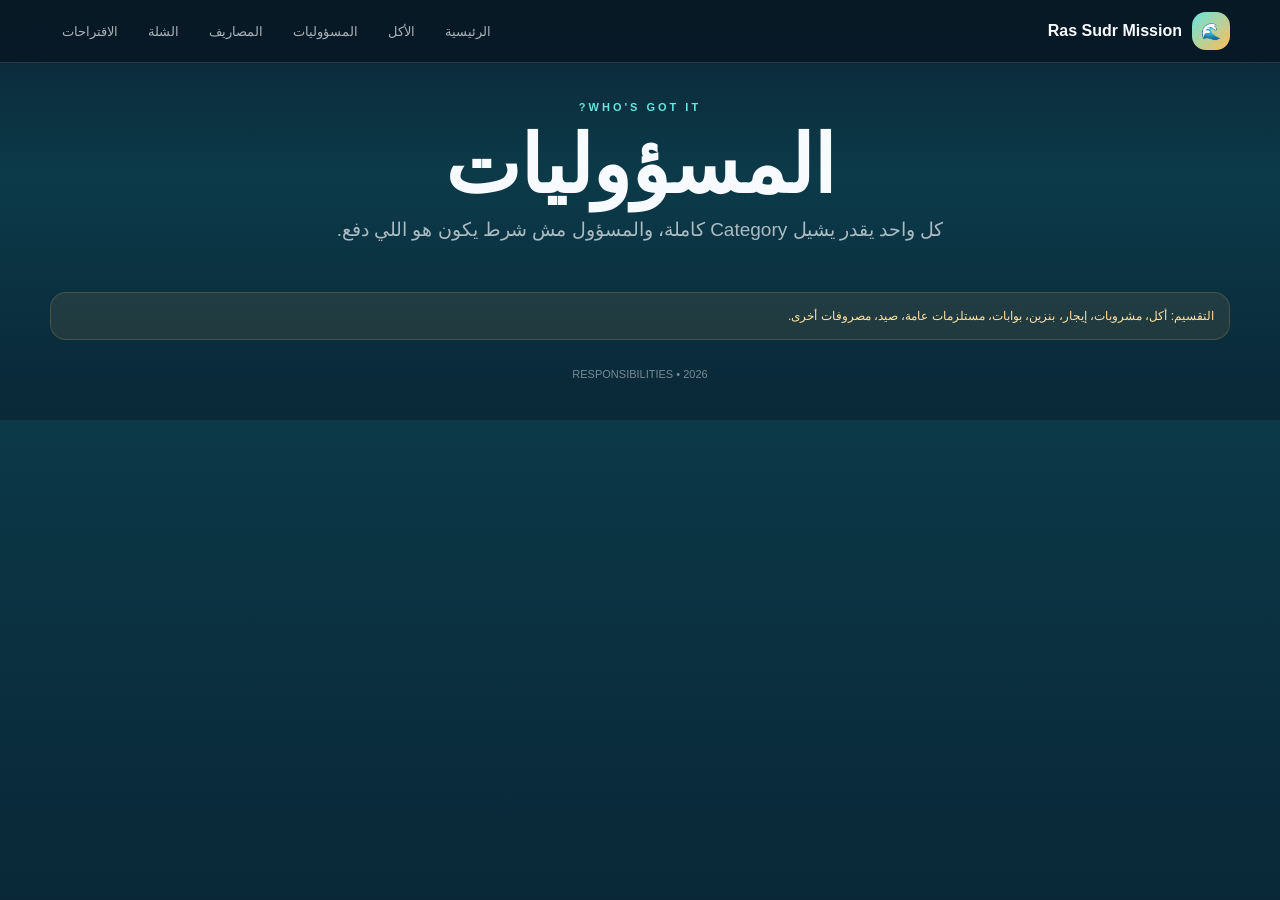
<file: responsibilities.html>
<!DOCTYPE html><html lang="ar" dir="rtl"><head><meta charset="UTF-8"><meta name="viewport" content="width=device-width,initial-scale=1.0"><link rel="stylesheet" href="assets/style.css"><title>المسؤوليات — Ras Sudr</title></head><body><header class="topbar"><div class="shell nav"><a class="brand" href="index.html"><span class="brand-mark">🌊</span><span>Ras Sudr Mission</span></a><nav class="links">
<a href="index.html" data-page="index.html">الرئيسية</a><a href="food.html" data-page="food.html">الأكل</a><a href="responsibilities.html" data-page="responsibilities.html">المسؤوليات</a><a href="expenses.html" data-page="expenses.html">المصاريف</a><a href="crew.html" data-page="crew.html">الشلة</a><a href="ideas.html" data-page="ideas.html">الاقتراحات</a>
</nav></div></header>
<main class="shell"><section class="hero"><div class="eyebrow">WHO'S GOT IT?</div><h1>المسؤوليات</h1><div class="subtitle">كل واحد يقدر يشيل Category كاملة، والمسؤول مش شرط يكون هو اللي دفع.</div></section><section class="section"><div id="responsibilityGrid" class="grid grid-3"></div></section><div class="notice">التقسيم: أكل، مشروبات، إيجار، بنزين، بوابات، مستلزمات عامة، صيد، مصروفات أخرى.</div></main><div class="footer">RESPONSIBILITIES • 2026</div><script src="assets/data.js"></script><script src="assets/app.js"></script></body></html>
</file>
<file: assets/style.css>
:root{--bg:#071824;--card:rgba(255,255,255,.08);--border:rgba(255,255,255,.14);--text:#f7fbff;--muted:rgba(247,251,255,.68);--aqua:#66e6df;--sun:#ffbd59;--coral:#ff725e;--green:#8ee59b}
*{box-sizing:border-box}html,body{margin:0;min-height:100%;background:linear-gradient(180deg,#0b2434 0,#0c3a49 42%,#092737 100%);color:var(--text);font-family:Tahoma,Arial,sans-serif}body{overflow-x:hidden}a{color:inherit}button,input,select,textarea{font:inherit}
.shell{width:min(1180px,calc(100% - 28px));margin:auto}.topbar{position:sticky;top:0;z-index:50;background:rgba(7,24,36,.86);backdrop-filter:blur(18px);border-bottom:1px solid var(--border)}
.nav{display:flex;align-items:center;justify-content:space-between;gap:18px;padding:12px 0}.brand{display:flex;align-items:center;gap:10px;text-decoration:none;font-weight:900;white-space:nowrap}.brand-mark{width:38px;height:38px;border-radius:14px;display:grid;place-items:center;background:linear-gradient(135deg,var(--aqua),var(--sun));color:#07303d}
.links{display:flex;gap:6px;overflow:auto;scrollbar-width:none}.links::-webkit-scrollbar{display:none}.links a{padding:9px 12px;border-radius:12px;text-decoration:none;color:var(--muted);font-size:13px;white-space:nowrap}.links a:hover,.links a.active{background:rgba(255,255,255,.09);color:#fff}
.hero{padding:38px 0 18px}.eyebrow{color:var(--aqua);font-size:11px;letter-spacing:3px;font-weight:800;text-align:center}h1{font-size:clamp(38px,7vw,80px);line-height:.98;text-align:center;margin:14px 0 8px}.subtitle{text-align:center;color:var(--muted);font-size:clamp(14px,2vw,19px);line-height:1.8}
.grid{display:grid;gap:14px}.grid-2{grid-template-columns:repeat(2,minmax(0,1fr))}.grid-3{grid-template-columns:repeat(3,minmax(0,1fr))}.grid-4{grid-template-columns:repeat(4,minmax(0,1fr))}
.card{background:linear-gradient(135deg,var(--card),rgba(255,255,255,.04));border:1px solid var(--border);border-radius:24px;padding:20px;box-shadow:0 18px 50px rgba(0,0,0,.14)}.card h2,.card h3{margin-top:0}.muted{color:var(--muted)}
.section{padding:8px 0 18px}.section-title{display:flex;justify-content:space-between;align-items:end;gap:12px;margin:0 0 12px}.section-title h2{margin:0;font-size:22px}.section-title small{color:var(--muted)}
.timer{display:grid;grid-template-columns:repeat(4,1fr);gap:10px}.unit{background:rgba(4,31,43,.34);border:1px solid rgba(255,255,255,.1);padding:18px 8px;border-radius:18px;text-align:center}.num{font-size:clamp(34px,6vw,64px);font-weight:900;line-height:1}.label{margin-top:6px;color:var(--muted);font-size:12px}
.pill{display:inline-block;border-radius:999px;padding:6px 10px;font-size:10px;font-weight:800;background:rgba(102,230,223,.12);color:var(--aqua);border:1px solid rgba(102,230,223,.22)}
.photo{width:100%;display:block;border-radius:20px;border:1px solid var(--border)}.quick a{text-decoration:none}.quick .card{transition:.18s transform}.quick .card:hover{transform:translateY(-3px)}.icon{font-size:30px;margin-bottom:8px}
table{width:100%;border-collapse:collapse}th,td{padding:11px 10px;text-align:right;border-bottom:1px solid rgba(255,255,255,.09);vertical-align:middle}th{font-size:11px;color:var(--muted)}td{font-size:13px}
.qty-input,.text-input,.select-input,.amount-input,.textarea{width:100%;border:1px solid rgba(255,255,255,.13);background:rgba(4,31,43,.38);color:#fff;border-radius:12px;padding:10px 11px;outline:none}.textarea{min-height:100px;resize:vertical}
.btn{border:0;border-radius:13px;padding:11px 15px;font-weight:800;cursor:pointer;background:#fff;color:#092737}.btn.secondary{background:rgba(255,255,255,.09);color:#fff;border:1px solid rgba(255,255,255,.13)}.btn.danger{background:rgba(255,114,94,.13);color:#ffd4ce;border:1px solid rgba(255,114,94,.2)}
.status{font-size:10px;font-weight:800;padding:5px 8px;border-radius:999px;display:inline-block}.status.open{background:rgba(255,189,89,.12);color:#ffd17c}.status.done{background:rgba(142,229,155,.12);color:var(--green)}.status.assigned{background:rgba(102,230,223,.12);color:var(--aqua)}
.crew-card{min-height:150px}.crew-name{font-size:19px;font-weight:900}.crew-role{color:var(--aqua);font-size:12px;font-weight:800;margin:5px 0 8px}.crew-joke{font-size:12px;color:var(--muted);line-height:1.7}
.expense-row{display:grid;grid-template-columns:1.1fr 1fr .7fr 1.4fr auto;gap:8px;align-items:center;padding:10px 0;border-bottom:1px solid rgba(255,255,255,.08)}.summary-box{padding:16px;border-radius:18px;background:rgba(4,31,43,.28);border:1px solid rgba(255,255,255,.08)}.summary-box strong{font-size:22px}
.notice{padding:13px 15px;border-radius:16px;background:rgba(255,189,89,.09);border:1px solid rgba(255,189,89,.18);color:#ffe0a0;font-size:12px;line-height:1.7}.footer{text-align:center;padding:28px 0 40px;color:rgba(255,255,255,.45);font-size:11px}
@media(max-width:900px){.grid-4{grid-template-columns:repeat(2,minmax(0,1fr))}.grid-3{grid-template-columns:repeat(2,minmax(0,1fr))}.expense-row{grid-template-columns:1fr 1fr}.expense-row .wide{grid-column:1/-1}}
@media(max-width:680px){.shell{width:calc(100% - 20px)}.nav{align-items:flex-start;flex-direction:column}.links{width:100%}.grid-2,.grid-3,.grid-4{grid-template-columns:1fr}.timer{grid-template-columns:repeat(2,minmax(0,1fr))}.card{padding:16px}table{display:block;overflow-x:auto;white-space:nowrap}.expense-row{grid-template-columns:1fr}}
</file>
